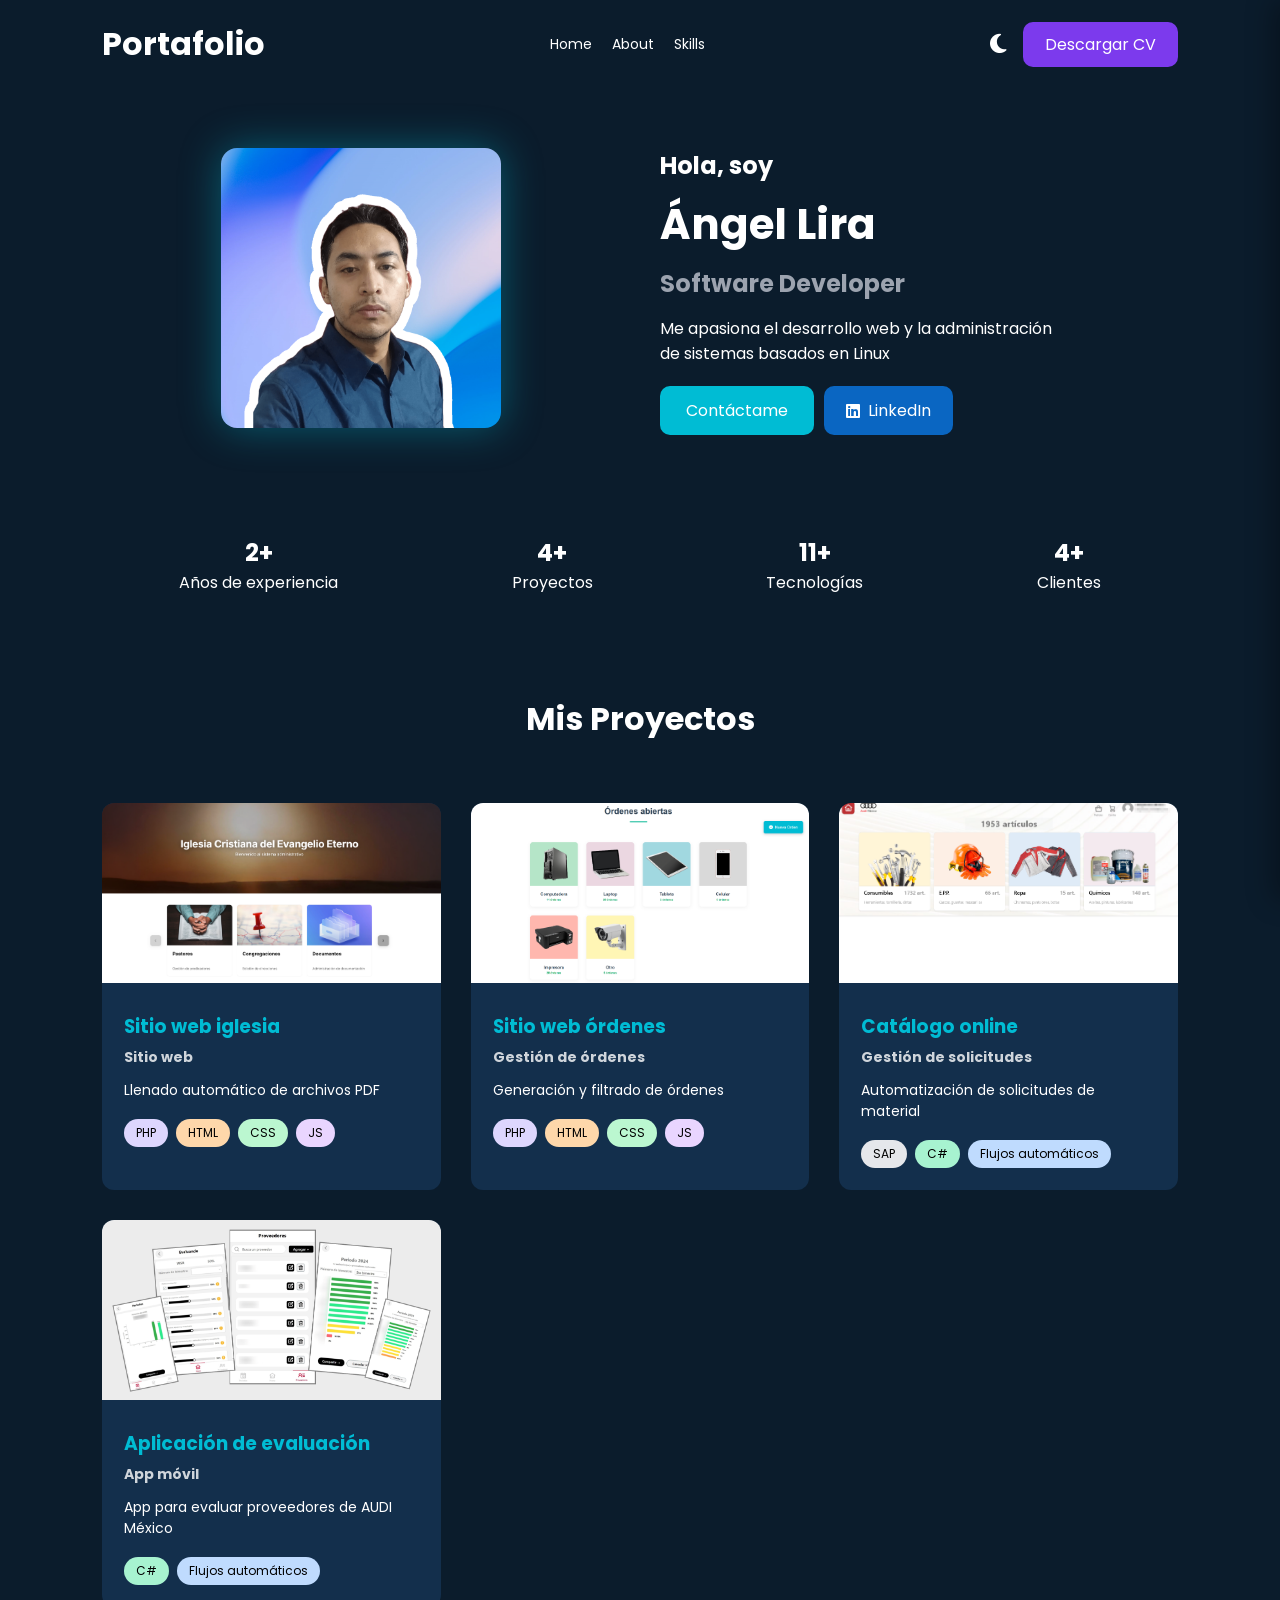
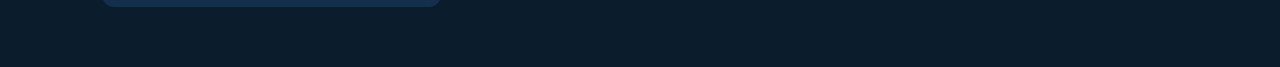
<file: index.html>
<!DOCTYPE html>
<html lang="es">
<head>
<meta charset="UTF-8">
<meta name="viewport" content="width=device-width, initial-scale=1.0">
<title>Portafolio</title>

<link rel="icon" type="image/png" href="img/briefcase.png">
<link rel="stylesheet" type="text/css" href="style/styles.css">
<link href="https://fonts.googleapis.com/css2?family=Poppins:wght@300;400;600;700&display=swap" rel="stylesheet">
<link rel="stylesheet" href="https://cdnjs.cloudflare.com/ajax/libs/font-awesome/6.5.0/css/all.min.css">

<script>
/* FIX: aplicar modo correctamente */
if(localStorage.getItem("mode")==="light"){
  document.body?.classList.add("light");
}
</script>

</head>

<body>

<header>
  <h1>Portafolio</h1>

  <nav>
    <a href="index.html">Home</a>
    <a href="about.html">About</a>
    <a href="skills.html">Skills</a>
  </nav>

  <div class="header-right">
    <span class="toggle" id="themeToggle">
      <i class="fa-solid fa-moon"></i>
    </span>

    <a href="docs/CV.pdf" download class="btn btn-cv">
      Descargar CV
    </a>

    <span class="menu-btn" id="menuBtn">
      <i class="fa-solid fa-bars"></i>
    </span>
  </div>
</header>

<div class="sidebar" id="sidebar">
  <a href="index.html">Home</a>
  <a href="about.html">About</a>
  <a href="skills.html">Skills</a>
</div>

<div class="overlay" id="overlay"></div>

<section class="hero">
  <div class="hero-img">
    <img src="img/miFoto.png" alt="Foto de Ángel Lira">
  </div>

  <div class="hero-text">
    <h2>Hola, soy</h2>
    <h1>Ángel Lira</h1>
    <h2 class="role">Software Developer</h2>

    <p>Me apasiona el desarrollo web y la administración de sistemas basados en Linux</p>

    <div class="buttons">
      <a href="https://wa.me/5212413397525?text=Hola%20tengo%20una%20idea%20de%20proyecto" target="_blank" class="btn contact">
  Contáctame
</a>

      <a href="https://www.linkedin.com/in/%C3%A1ngel-lira-hern%C3%A1ndez-17b636308/" class="btn linkedin">
        <i class="fa-brands fa-linkedin"></i>
        LinkedIn
      </a>
    </div>
  </div>
</section>

<section class="stats">
  <div class="stat"><h2><span class="counter" data-target="2">0</span>+</h2><p>Años de experiencia</p></div>
  <div class="stat"><h2><span class="counter" data-target="4">0</span>+</h2><p>Proyectos</p></div>
  <div class="stat"><h2><span class="counter" data-target="11">0</span>+</h2><p>Tecnologías</p></div>
  <div class="stat"><h2><span class="counter" data-target="4">0</span>+</h2><p>Clientes</p></div>
</section>

<section class="proyectos-section">
  <h2 class="proyectos-titulo">Mis Proyectos</h2>
  <div class="proyectos-grid" id="projects"></div>
</section>

<script defer>

/* ===================== CONFIG ===================== */

const techColors = {
  'Flujos automáticos': "#bfdbfe",
  Make: "#fbcfe8",
  Python: "#fef08a",
  AWS: "#fde68a",
  HTML: "#fed7aa",
  CSS: "#bbf7d0",
  JS: "#e9d5ff",
  PHP: "#ddd6fe",
  'C#': "#a7f3d0",
  SAP: "#e5e7eb"
};

const data = [
{
  url:"sitioIglesia.html",
  title:"Sitio web iglesia",
  subtitle:"Sitio web",
  desc:"Llenado automático de archivos PDF",
  img:"img/sitioIglesia2.png",
  tech:["PHP", "HTML", "CSS", "JS"]
},
{
  url:"sitioOrdenes.html",
  title:"Sitio web órdenes",
  subtitle:"Gestión de órdenes",
  desc:"Generación y filtrado de órdenes",
  img:"img/sistemaOrdenes.png",
  tech:["PHP", "HTML", "CSS", "JS"]
},
{
  url:"appOrdenes.html",
  title:"Catálogo online",
  subtitle:"Gestión de solicitudes",
  desc:"Automatización de solicitudes de material",
  img:"img/inicio.png",
  tech:["SAP", "C#", "Flujos automáticos"]
},
{
  url:"appMovil.html",
  title:"Aplicación de evaluación",
  subtitle:"App móvil",
  desc:"App para evaluar proveedores de AUDI México",
  img:"img/appMovil.png",
  tech:["C#", "Flujos automáticos"]
}
];

/* ===================== DOM ===================== */

const container = document.getElementById("projects");
const sidebar = document.getElementById('sidebar');
const overlay = document.getElementById('overlay');
const menuBtn = document.getElementById('menuBtn');
const themeToggle = document.getElementById('themeToggle');
const icon = themeToggle.querySelector('i');

/* ===================== RENDER PROYECTOS ===================== */

data.forEach(p=>{
  const el=document.createElement("div");
  el.className="proyecto-card";
  el.setAttribute("tabindex","0");
  el.setAttribute("role","button");

  const go = () => window.location.href = p.url;

  el.addEventListener("click", go);
  el.addEventListener("keydown", e=>{
    if(e.key==="Enter" || e.key===" ") go();
  });

  el.innerHTML=`
    <img src="${p.img}" alt="${p.title}">
    <div class="proyecto-info">
      <h3>${p.title}</h3>
      <h4>${p.subtitle}</h4>
      <p>${p.desc}</p>
      <div class="tecnologias">
        ${p.tech.map(t=>`<span class="tag" style="background:${techColors[t] || '#ddd'};color:#000">${t}</span>`).join("")}
      </div>
    </div>
  `;

  container.appendChild(el);
});

/* ===================== ANIMACIÓN CARDS ===================== */

const observer=new IntersectionObserver(entries=>{
  entries.forEach(entry=>{
    if(entry.isIntersecting){
      entry.target.classList.add('show');
      observer.unobserve(entry.target);
    }
  });
},{threshold:0.2});

document.querySelectorAll('.proyecto-card').forEach(el=>observer.observe(el));

/* ===================== CONTADORES ===================== */

const counters=document.querySelectorAll('.counter');

const counterObserver=new IntersectionObserver(entries=>{
  entries.forEach(entry=>{
    if(entry.isIntersecting){
      const counter=entry.target;
      const target=+counter.dataset.target;
      const duration=2000;
      const step=target/(duration/16);

      const update=()=>{
        const count=+counter.innerText;
        if(count<target){
          counter.innerText=Math.ceil(count+step);
          requestAnimationFrame(update);
        } else {
          counter.innerText=target;
        }
      };

      update();
      counterObserver.unobserve(counter);
    }
  });
});

counters.forEach(c=>counterObserver.observe(c));

/* ===================== SIDEBAR ===================== */

function openMenu(){
  sidebar.classList.add('active');
  overlay.classList.add('active');
  document.body.style.overflow='hidden';
}

function closeMenu(){
  sidebar.classList.remove('active');
  overlay.classList.remove('active');
  document.body.style.overflow='';
}

menuBtn.addEventListener("click", openMenu);
overlay.addEventListener("click", closeMenu);

document.addEventListener('keydown',e=>{
  if(e.key==="Escape") closeMenu();
});

/* ===================== THEME ===================== */

if(localStorage.getItem("mode") === "light"){
  document.body.classList.add("light");
  icon.classList.replace('fa-moon','fa-sun');
}

themeToggle.addEventListener("click", ()=>{
  document.body.classList.toggle('light');
  const isLight = document.body.classList.contains('light');

  icon.classList.toggle('fa-sun', isLight);
  icon.classList.toggle('fa-moon', !isLight);

  localStorage.setItem("mode", isLight ? "light" : "dark");
});

</script>

</body>
</html>
</file>
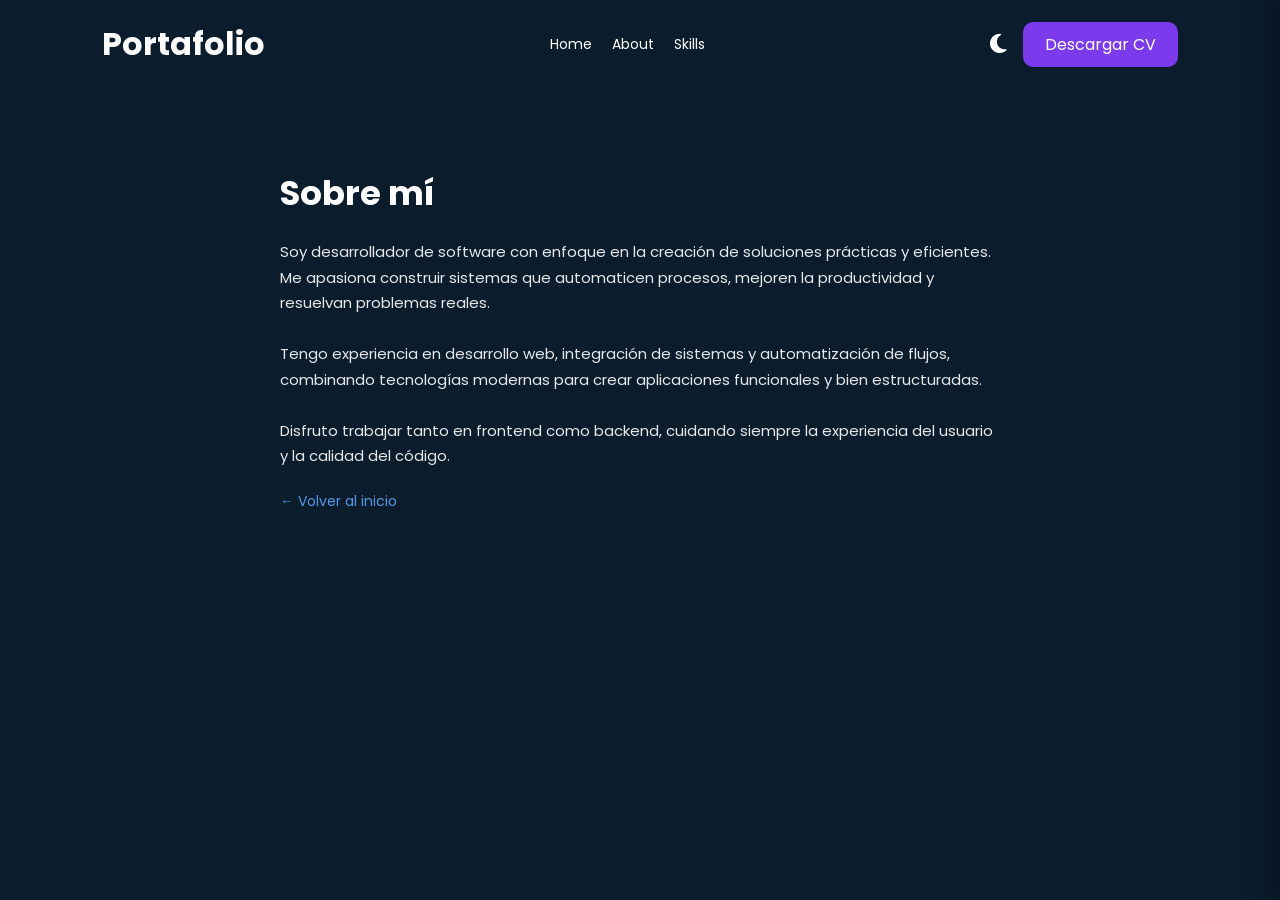
<file: about.html>
<!DOCTYPE html>
<html lang="es">
<head>
<meta charset="UTF-8">
<meta name="viewport" content="width=device-width, initial-scale=1.0">
<title>Sobre mí</title>

<link rel="icon" type="image/png" href="img/briefcase.png">
<link rel="stylesheet" href="style/styles.css">
<link href="https://fonts.googleapis.com/css2?family=Poppins:wght@300;400;600;700&display=swap" rel="stylesheet">
<link rel="stylesheet" href="https://cdnjs.cloudflare.com/ajax/libs/font-awesome/6.5.0/css/all.min.css">

<script>
if(localStorage.getItem("mode")==="light"){
  document.body?.classList.add("light");
}
</script>

</head>

<body>

<header>
  <h1>Portafolio</h1>

  <nav>
    <a href="index.html">Home</a>
    <a href="about.html">About</a>
    <a href="skills.html">Skills</a>
  </nav>

  <div class="header-right">
    <span class="toggle" id="themeToggle">
      <i class="fa-solid fa-moon"></i>
    </span>

    <a href="docs/CV.pdf" download class="btn btn-cv">
      Descargar CV
    </a>

    <span class="menu-btn" id="menuBtn">
      <i class="fa-solid fa-bars"></i>
    </span>
  </div>
</header>

<div class="sidebar" id="sidebar">
  <a href="index.html">Home</a>
  <a href="about.html">About</a>
  <a href="skills.html">Skills</a>
</div>

<div class="overlay" id="overlay"></div>

<section class="about-section">

  <div class="about-container">

    <h1 class="about-title">Sobre mí</h1>

    <p class="about-text">
      Soy desarrollador de software con enfoque en la creación de soluciones prácticas y eficientes.
      Me apasiona construir sistemas que automaticen procesos, mejoren la productividad y resuelvan problemas reales.
      <br><br>
      Tengo experiencia en desarrollo web, integración de sistemas y automatización de flujos,
      combinando tecnologías modernas para crear aplicaciones funcionales y bien estructuradas.
      <br><br>
      Disfruto trabajar tanto en frontend como backend, cuidando siempre la experiencia del usuario
      y la calidad del código.
    </p>

    <a href="index.html" class="back-link">← Volver al inicio</a>

  </div>

</section>

<script>

const icon = document.querySelector('.toggle i');

if(localStorage.getItem("mode") === "light"){
  document.body.classList.add("light");
  icon.classList.replace('fa-moon','fa-sun');
}

document.getElementById("themeToggle").addEventListener("click", ()=>{
  document.body.classList.toggle('light');
  const isLight = document.body.classList.contains('light');

  icon.classList.toggle('fa-sun', isLight);
  icon.classList.toggle('fa-moon', !isLight);

  localStorage.setItem("mode", isLight ? "light" : "dark");
});

const sidebar = document.getElementById('sidebar');
const overlay = document.getElementById('overlay');

document.getElementById("menuBtn").onclick = ()=>{
  sidebar.classList.add('active');
  overlay.classList.add('active');
};

overlay.onclick = ()=>{
  sidebar.classList.remove('active');
  overlay.classList.remove('active');
};

document.addEventListener('keydown',e=>{
  if(e.key==="Escape"){
    sidebar.classList.remove('active');
    overlay.classList.remove('active');
  }
});

</script>

</body>
</html>
</file>
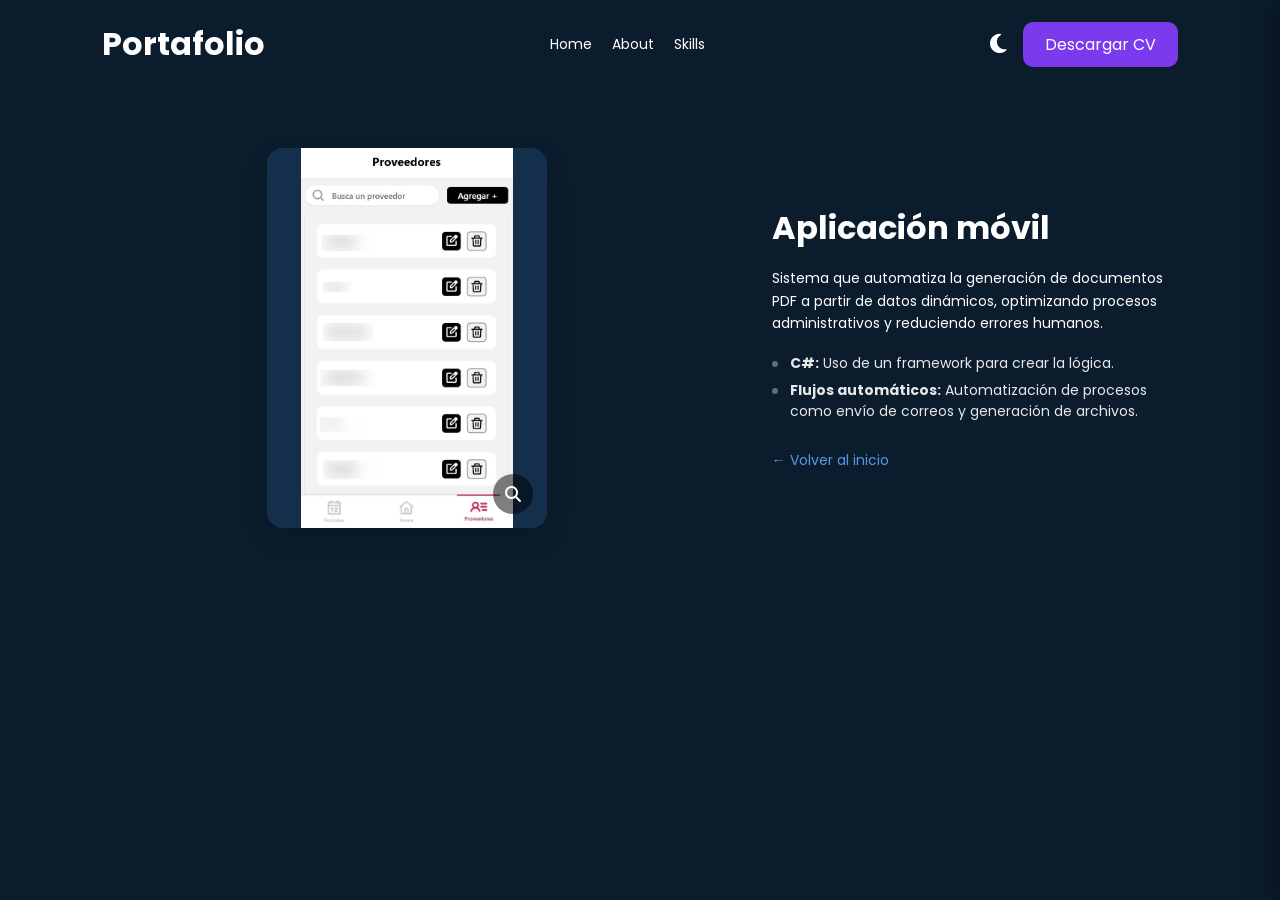
<file: appMovil.html>
<!DOCTYPE html>
<html lang="es">
<head>
<meta charset="UTF-8">
<meta name="viewport" content="width=device-width, initial-scale=1.0">
<title>Proyecto</title>

<link rel="icon" type="image/png" href="img/briefcase.png">
<link rel="stylesheet" href="style/styles.css">
<link href="https://fonts.googleapis.com/css2?family=Poppins:wght@300;400;600;700&display=swap" rel="stylesheet">
<link rel="stylesheet" href="https://cdnjs.cloudflare.com/ajax/libs/font-awesome/6.5.0/css/all.min.css">

<script>
if(localStorage.getItem("mode")==="light"){
  document.documentElement.classList.add("light");
}
</script>

</head>

<body>

<header>
  <h1>Portafolio</h1>

  <nav>
    <a href="index.html">Home</a>
    <a href="about.html">About</a>
    <a href="skills.html">Skills</a>
  </nav>

  <div class="header-right">
    <span class="toggle" id="themeToggle">
      <i class="fa-solid fa-moon"></i>
    </span>

    <a href="docs/CV.pdf" download class="btn btn-cv">
      Descargar CV
    </a>

    <span class="menu-btn" id="menuBtn">
      <i class="fa-solid fa-bars"></i>
    </span>
  </div>
</header>

<div class="sidebar" id="sidebar">
  <a href="index.html">Home</a>
  <a href="about.html">About</a>
  <a href="skills.html">Skills</a>
</div>

<div class="overlay" id="overlay"></div>

<section class="project-clean-split mobile-project">

  <div class="project-carousel" id="carousel">
    <div class="carousel-track" id="track">
      <img src="img/pantallaProveedores2.jpg">
      <img src="img/pantallaEvaluar.jpg">
      <img src="img/pantallaBimestre5.jpg">
      <img src="img/pantallaBimestre6.jpg">
      <img src="img/pantallaHistorico.jpg">
    </div>

    <div class="zoom-btn" id="zoomBtn">
      <i class="fa-solid fa-magnifying-glass"></i>
    </div>
  </div>

  <div class="project-info">

    <h1>Aplicación móvil</h1>

    <p>
      Sistema que automatiza la generación de documentos PDF a partir de datos dinámicos,
      optimizando procesos administrativos y reduciendo errores humanos.
    </p>

    <ul class="tech-list">
      <li><strong>C#:</strong> Uso de un framework para crear la lógica.</li>
      <li><strong>Flujos automáticos:</strong> Automatización de procesos como envío de correos y generación de archivos.</li>
    </ul>

    <a href="index.html" class="back-link">← Volver al inicio</a>

  </div>

</section>

<div class="lightbox" id="lightbox">
  <img id="lightboxImg">
</div>

<script>

/* THEME */
const icon = document.querySelector('.toggle i');

if(localStorage.getItem("mode") === "light"){
  document.body.classList.add("light");
  icon.classList.replace('fa-moon','fa-sun');
}

document.getElementById("themeToggle").addEventListener("click", ()=>{
  document.body.classList.toggle('light');
  const isLight = document.body.classList.contains('light');

  icon.classList.toggle('fa-sun', isLight);
  icon.classList.toggle('fa-moon', !isLight);

  localStorage.setItem("mode", isLight ? "light" : "dark");
});

/* SIDEBAR */
const sidebar = document.getElementById('sidebar');
const overlay = document.getElementById('overlay');

document.getElementById("menuBtn").onclick = ()=>{
  sidebar.classList.add('active');
  overlay.classList.add('active');
};

overlay.onclick = ()=>{
  sidebar.classList.remove('active');
  overlay.classList.remove('active');
};

/* CARRUSEL */
const track = document.getElementById("track");
let index = 0;
const total = track.children.length;

function nextSlide(){
  index = (index + 1) % total;
  track.style.transform = `translateX(-${index * 100}%)`;
}

let interval = setInterval(nextSlide, 2200);

const carousel = document.getElementById("carousel");

carousel.addEventListener("click", nextSlide);
carousel.addEventListener("mouseenter", ()=> clearInterval(interval));
carousel.addEventListener("mouseleave", ()=>{
  interval = setInterval(nextSlide, 2200);
});

/* LIGHTBOX */
const zoomBtn = document.getElementById("zoomBtn");
const lightbox = document.getElementById("lightbox");
const lightboxImg = document.getElementById("lightboxImg");

zoomBtn.addEventListener("click", (e)=>{
  e.stopPropagation();
  const currentImg = track.children[index];
  lightboxImg.src = currentImg.src;
  lightbox.classList.add("active");
});

lightbox.addEventListener("click", ()=>{
  lightbox.classList.remove("active");
});

</script>

</body>
</html>
</file>
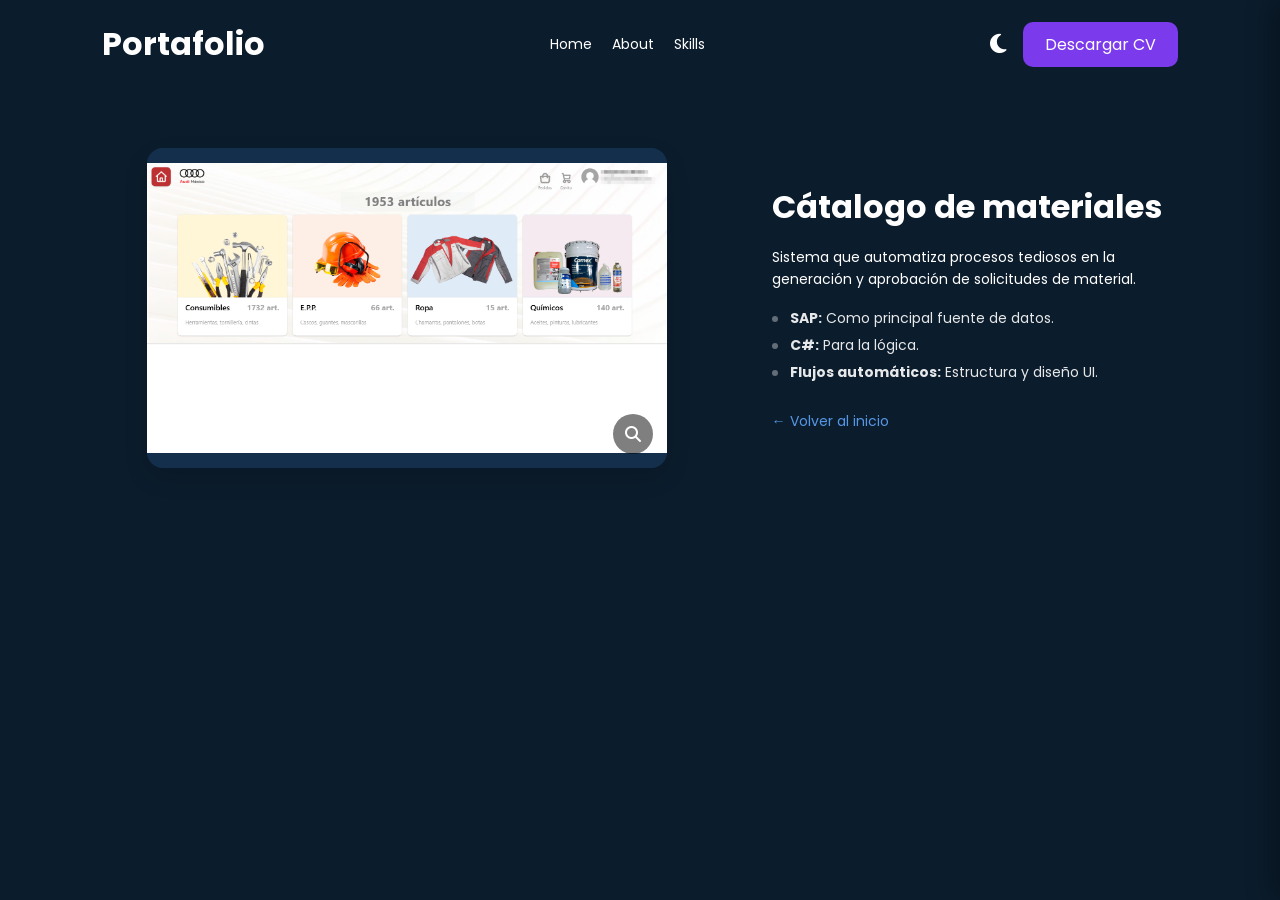
<file: appOrdenes.html>
<!DOCTYPE html>
<html lang="es">
<head>
<meta charset="UTF-8">
<meta name="viewport" content="width=device-width, initial-scale=1.0">
<title>Proyecto</title>

<link rel="icon" type="image/png" href="img/briefcase.png">
<link rel="stylesheet" href="style/styles.css">
<link href="https://fonts.googleapis.com/css2?family=Poppins:wght@300;400;600;700&display=swap" rel="stylesheet">
<link rel="stylesheet" href="https://cdnjs.cloudflare.com/ajax/libs/font-awesome/6.5.0/css/all.min.css">

<script>
if(localStorage.getItem("mode")==="light"){
  document.documentElement.classList.add("light");
}
</script>

</head>

<body>

<header>
  <h1>Portafolio</h1>

  <nav>
    <a href="index.html">Home</a>
    <a href="about.html">About</a>
    <a href="skills.html">Skills</a>
  </nav>

  <div class="header-right">
    <span class="toggle" id="themeToggle">
      <i class="fa-solid fa-moon"></i>
    </span>

    <a href="docs/CV.pdf" download class="btn btn-cv">
      Descargar CV
    </a>

    <span class="menu-btn" id="menuBtn">
      <i class="fa-solid fa-bars"></i>
    </span>
  </div>
</header>

<div class="sidebar" id="sidebar">
  <a href="index.html">Home</a>
  <a href="about.html">About</a>
  <a href="skills.html">Skills</a>
</div>

<div class="overlay" id="overlay"></div>

<section class="project-clean-split wide-project">

  <div class="project-carousel" id="carousel">
    <div class="carousel-track" id="track">
      <img src="img/inicio.png">
      <img src="img/catalogoConsumibles.png">
      <img src="img/catalogoQuimicos1.png">
      <img src="img/catalogoQuimicos2.png">
    </div>

    <div class="zoom-btn" id="zoomBtn">
      <i class="fa-solid fa-magnifying-glass"></i>
    </div>
  </div>

  <div class="project-info">

    <h1>Cátalogo de materiales</h1>

    <p>
      Sistema que automatiza procesos tediosos en la generación y aprobación de solicitudes de material.
    </p>

    <ul class="tech-list">
      <li><strong>SAP:</strong> Como principal fuente de datos.</li>
      <li><strong>C#:</strong> Para la lógica.</li>
      <li><strong>Flujos automáticos:</strong> Estructura y diseño UI.</li>
    </ul>

    <a href="index.html" class="back-link">← Volver al inicio</a>

  </div>

</section>

<div class="lightbox" id="lightbox">
  <img id="lightboxImg">
</div>

<script>

/* THEME */
const icon = document.querySelector('.toggle i');

if(localStorage.getItem("mode") === "light"){
  document.body.classList.add("light");
  icon.classList.replace('fa-moon','fa-sun');
}

document.getElementById("themeToggle").addEventListener("click", ()=>{
  document.body.classList.toggle('light');
  const isLight = document.body.classList.contains('light');

  icon.classList.toggle('fa-sun', isLight);
  icon.classList.toggle('fa-moon', !isLight);

  localStorage.setItem("mode", isLight ? "light" : "dark");
});

/* SIDEBAR */
const sidebar = document.getElementById('sidebar');
const overlay = document.getElementById('overlay');

document.getElementById("menuBtn").onclick = ()=>{
  sidebar.classList.add('active');
  overlay.classList.add('active');
};

overlay.onclick = ()=>{
  sidebar.classList.remove('active');
  overlay.classList.remove('active');
};

/* CARRUSEL */
const track = document.getElementById("track");
let index = 0;
const total = track.children.length;

function nextSlide(){
  index = (index + 1) % total;
  track.style.transform = `translateX(-${index * 100}%)`;
}

let interval = setInterval(nextSlide, 2200);

const carousel = document.getElementById("carousel");

carousel.addEventListener("click", nextSlide);
carousel.addEventListener("mouseenter", ()=> clearInterval(interval));
carousel.addEventListener("mouseleave", ()=>{
  interval = setInterval(nextSlide, 2200);
});

/* LIGHTBOX */
const zoomBtn = document.getElementById("zoomBtn");
const lightbox = document.getElementById("lightbox");
const lightboxImg = document.getElementById("lightboxImg");

zoomBtn.addEventListener("click", (e)=>{
  e.stopPropagation();
  const currentImg = track.children[index];
  lightboxImg.src = currentImg.src;
  lightbox.classList.add("active");
});

lightbox.addEventListener("click", ()=>{
  lightbox.classList.remove("active");
});

</script>

</body>
</html>
</file>
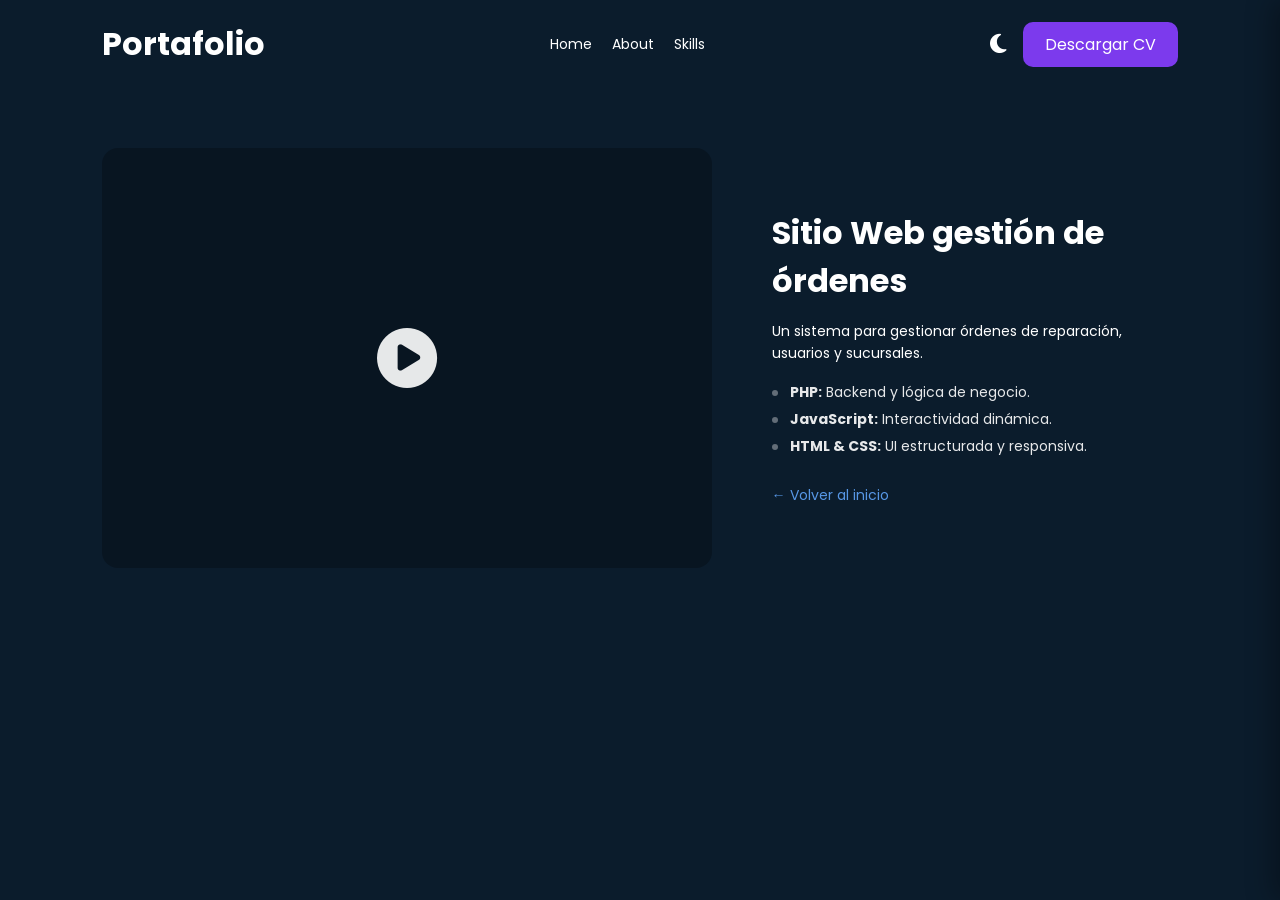
<file: sitioOrdenes.html>
<!DOCTYPE html>
<html lang="es">
<head>
<meta charset="UTF-8">
<meta name="viewport" content="width=device-width, initial-scale=1.0">
<title>Proyecto Video</title>

<link rel="icon" type="image/png" href="img/briefcase.png">
<link rel="stylesheet" href="style/styles.css">
<link href="https://fonts.googleapis.com/css2?family=Poppins:wght@300;400;600;700&display=swap" rel="stylesheet">
<link rel="stylesheet" href="https://cdnjs.cloudflare.com/ajax/libs/font-awesome/6.5.0/css/all.min.css">

<script>
if(localStorage.getItem("mode")==="light"){
  document.documentElement.classList.add("light");
}
</script>

</head>

<body>

<header>
  <h1>Portafolio</h1>

  <nav>
    <a href="index.html">Home</a>
    <a href="about.html">About</a>
    <a href="skills.html">Skills</a>
  </nav>

  <div class="header-right">
    <span class="toggle" id="themeToggle">
      <i class="fa-solid fa-moon"></i>
    </span>

    <a href="docs/CV.pdf" download class="btn btn-cv">
      Descargar CV
    </a>

    <span class="menu-btn" id="menuBtn">
      <i class="fa-solid fa-bars"></i>
    </span>
  </div>
</header>

<div class="sidebar" id="sidebar">
  <a href="index.html">Home</a>
  <a href="about.html">About</a>
  <a href="skills.html">Skills</a>
</div>

<div class="overlay" id="overlay"></div>

<section class="project-clean-split">

  <!-- IZQUIERDA: VIDEO -->
  <div class="project-media">

    <video id="projectVideo" muted loop playsinline preload="metadata">
      <source src="video/video_ordenes.mp4" type="video/mp4">
      Tu navegador no soporta video HTML5.
    </video>

    <div class="video-overlay" id="videoOverlay">
      <i class="fa-solid fa-circle-play"></i>
    </div>

  </div>

  <!-- DERECHA -->
  <div class="project-info">

    <h1>Sitio Web gestión de órdenes</h1>

    <p>
      Un sistema para gestionar órdenes de reparación, usuarios y sucursales.
    </p>

    <ul class="tech-list">
      <li><strong>PHP:</strong> Backend y lógica de negocio.</li>
      <li><strong>JavaScript:</strong> Interactividad dinámica.</li>
      <li><strong>HTML & CSS:</strong> UI estructurada y responsiva.</li>
    </ul>

    <a href="index.html" class="back-link">← Volver al inicio</a>

  </div>

</section>

<script>

/* THEME */
const icon = document.querySelector('.toggle i');

if(localStorage.getItem("mode") === "light"){
  document.body.classList.add("light");
  icon.classList.replace('fa-moon','fa-sun');
}

document.getElementById("themeToggle").addEventListener("click", ()=>{
  document.body.classList.toggle('light');
  const isLight = document.body.classList.contains('light');

  icon.classList.toggle('fa-sun', isLight);
  icon.classList.toggle('fa-moon', !isLight);

  localStorage.setItem("mode", isLight ? "light" : "dark");
});

/* SIDEBAR */
const sidebar = document.getElementById('sidebar');
const overlay = document.getElementById('overlay');

document.getElementById("menuBtn").onclick = ()=>{
  sidebar.classList.add('active');
  overlay.classList.add('active');
};

overlay.onclick = ()=>{
  sidebar.classList.remove('active');
  overlay.classList.remove('active');
};

/* VIDEO CONTROL */
const video = document.getElementById("projectVideo");
const overlayBtn = document.getElementById("videoOverlay");

let isPlaying = false;

overlayBtn.addEventListener("click", ()=>{
  if(video.paused){
    video.play();
    overlayBtn.style.opacity = "0";
    isPlaying = true;
  } else {
    video.pause();
    overlayBtn.style.opacity = "1";
    isPlaying = false;
  }
});

video.addEventListener("click", ()=>{
  if(video.paused){
    video.play();
    overlayBtn.style.opacity = "0";
  } else {
    video.pause();
    overlayBtn.style.opacity = "1";
  }
});

</script>

</body>
</html>
</file>
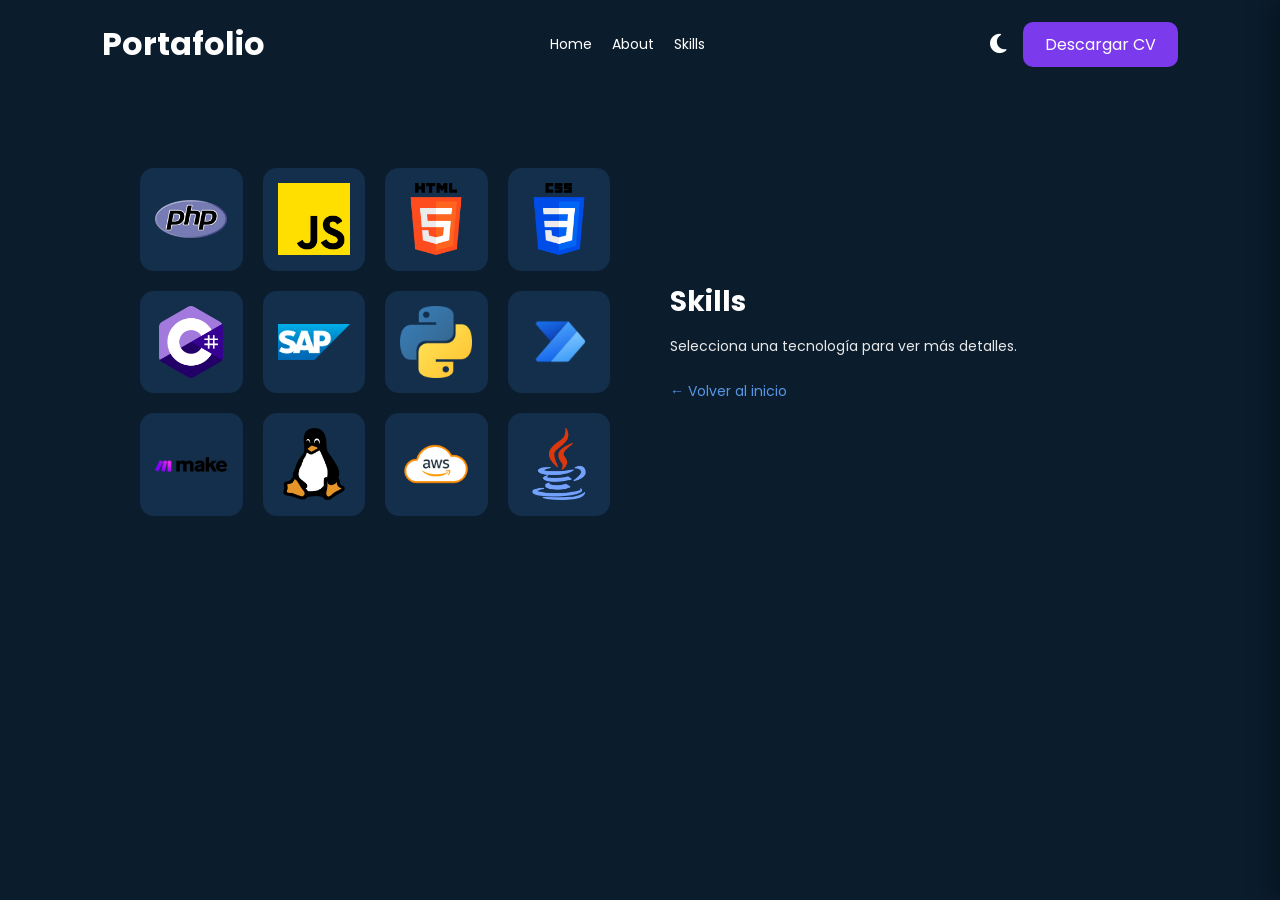
<file: skills.html>
<!DOCTYPE html>
<html lang="es">
<head>
<meta charset="UTF-8">
<meta name="viewport" content="width=device-width, initial-scale=1.0">
<title>Skills</title>

<link rel="icon" type="image/png" href="img/briefcase.png">
<link rel="stylesheet" href="style/styles.css">
<link href="https://fonts.googleapis.com/css2?family=Poppins:wght@300;400;600;700&display=swap" rel="stylesheet">
<link rel="stylesheet" href="https://cdnjs.cloudflare.com/ajax/libs/font-awesome/6.5.0/css/all.min.css">

<script>
if(localStorage.getItem("mode")==="light"){
  document.body?.classList.add("light");
}
</script>

</head>

<body>

<header>
  <h1>Portafolio</h1>

  <nav>
    <a href="index.html">Home</a>
    <a href="about.html">About</a>
    <a href="skills.html">Skills</a>
  </nav>

  <div class="header-right">
    <span class="toggle" id="themeToggle">
      <i class="fa-solid fa-moon"></i>
    </span>

    <a href="docs/CV.pdf" download class="btn btn-cv">
      Descargar CV
    </a>

    <span class="menu-btn" id="menuBtn">
      <i class="fa-solid fa-bars"></i>
    </span>
  </div>
</header>

<div class="sidebar" id="sidebar">
  <a href="index.html">Home</a>
  <a href="about.html">About</a>
  <a href="skills.html">Skills</a>
</div>

<div class="overlay" id="overlay"></div>

<section class="skills-section">

  <div class="skills-layout">

    <div class="skills-grid" id="skillsGrid"></div>

    <div class="skill-display">
      <h2 id="skillTitle">Skills</h2>
      <p id="skillDesc">Selecciona una tecnología para ver más detalles.</p>

      <a href="index.html" class="back-link">← Volver al inicio</a>
    </div>

  </div>

</section>

<script>

const skillsData = [
  { name:"PHP", img:"logos/php.png", desc:"Backend sólido, APIs, sesiones y lógica del servidor." },
  { name:"JavaScript", img:"logos/js.png", desc:"Interactividad, manipulación del DOM y UX dinámica." },
  { name:"HTML", img:"logos/html.png", desc:"Estructura semántica clara y optimizada." },
  { name:"CSS", img:"logos/css.png", desc:"Diseño moderno, responsive y experiencia visual." },
  { name:"C#", img:"logos/csharp.png", desc:"Desarrollo de lógica empresarial y aplicaciones robustas." },
  { name:"SAP", img:"logos/sap.png", desc:"Automatización de procesos y gestión empresarial." },
  { name:"Python", img:"logos/python.png", desc:"Automatización de procesos y gestión empresarial." },
  { name:"Power automate", img:"logos/power.png", desc:"Automatización de procesos y gestión empresarial." },
  { name:"Make", img:"logos/make.png", desc:"Automatización de procesos y gestión empresarial." },
  { name:"Linux", img:"logos/linux.png", desc:"Automatización de procesos y gestión empresarial." },
  { name:"AWS", img:"logos/aws.png", desc:"Automatización de procesos y gestión empresarial." },
  { name:"Java", img:"logos/java.png", desc:"Automatización de procesos y gestión empresarial." }
];

const grid = document.getElementById("skillsGrid");
const title = document.getElementById("skillTitle");
const desc = document.getElementById("skillDesc");

skillsData.forEach((s,i)=>{
  const el = document.createElement("div");
  el.className = "skill-card";
  el.style.animationDelay = `${i * 0.12}s`;

  el.innerHTML = `
    <div class="skill-inner">
      <img src="${s.img}" alt="${s.name}">
    </div>
  `;

  el.addEventListener("click", ()=>{
    title.textContent = s.name;
    desc.textContent = s.desc;
  });

  grid.appendChild(el);
});

/* THEME */

const icon = document.querySelector('.toggle i');

if(localStorage.getItem("mode") === "light"){
  document.body.classList.add("light");
  icon.classList.replace('fa-moon','fa-sun');
}

document.getElementById("themeToggle").addEventListener("click", ()=>{
  document.body.classList.toggle('light');
  const isLight = document.body.classList.contains('light');

  icon.classList.toggle('fa-sun', isLight);
  icon.classList.toggle('fa-moon', !isLight);

  localStorage.setItem("mode", isLight ? "light" : "dark");
});

/* SIDEBAR */

const sidebar = document.getElementById('sidebar');
const overlay = document.getElementById('overlay');

document.getElementById("menuBtn").onclick = ()=>{
  sidebar.classList.add('active');
  overlay.classList.add('active');
};

overlay.onclick = ()=>{
  sidebar.classList.remove('active');
  overlay.classList.remove('active');
};

document.addEventListener('keydown',e=>{
  if(e.key==="Escape"){
    sidebar.classList.remove('active');
    overlay.classList.remove('active');
  }
});

</script>

</body>
</html>
</file>
<file: style/styles.css>
:root {
  --bg: #0b1c2c;
  --text: #ffffff;
  --accent: #00bcd4;
  --card: #132f4c;
  --cv: #7c3aed;
  --sidebar-bg: #0f172a;
  --sidebar-text: #ffffff;
  --linkedin: #0a66c2;
}

body.light {
  --bg: #f5f7fa;
  --text: #111;
  --card: #ffffff;
  --sidebar-bg: #d1d5db;
  --sidebar-text: #111;
}

* {
  margin:0;
  padding:0;
  box-sizing:border-box;
  font-family:'Poppins',sans-serif;
}

body {
  background:var(--bg);
  color:var(--text);
  transition:background .3s, color .3s;
}

header {
  display:flex;
  justify-content:space-between;
  align-items:center;
  padding:20px 8%;
}

nav {
  display:flex;
  flex-wrap:wrap;
}

nav a {
  margin:5px 10px;
  text-decoration:none;
  color:var(--text);
  font-size:14px;
}

.header-right {
  display:flex;
  align-items:center;
  gap:16px;
}

.btn {
  padding:10px 22px;
  border-radius:10px;
  border:none;
  cursor:pointer;
  background:var(--accent);
  color:#fff;
  text-decoration:none;
  transition:transform .2s, filter .2s;
}

.btn:hover {
  transform:translateY(-2px);
  filter:brightness(1.1);
}

.btn.contact {
  font-size:16px;
  padding:12px 26px;
}

.btn-cv {
  background:var(--cv);
}

.btn.linkedin {
  background:var(--linkedin);
  display:flex;
  align-items:center;
  gap:8px;
}

.toggle, .menu-btn {
  cursor:pointer;
  font-size:22px;
}

.menu-btn {display:none;}

.sidebar {
  position:fixed;
  top:0;
  right:-260px;
  width:260px;
  height:100%;
  background:var(--sidebar-bg);
  color:var(--sidebar-text);
  padding:30px 20px;
  display:flex;
  flex-direction:column;
  gap:15px;
  transition:right .3s;
  z-index:1000;
  box-shadow: -8px 0 25px rgba(0,0,0,0.3);
}

.sidebar a {
  padding:12px;
  border-radius:8px;
  text-decoration:none;
  color:var(--sidebar-text);
  transition:.2s;
}

.sidebar a:hover {
  background:rgba(255,255,255,0.1);
}

body.light .sidebar a:hover {
  background:rgba(0,0,0,0.08);
}

.sidebar.active {right:0;}

.overlay {
  position:fixed;
  top:0;left:0;
  width:100%;height:100%;
  background:rgba(0,0,0,0.4);
  opacity:0;
  pointer-events:none;
  transition:opacity .3s;
}

.overlay.active {
  opacity:1;
  pointer-events:auto;
}

.hero {
  display:flex;
  align-items:center;
  justify-content:space-between;
  padding:60px 8%;
  gap:40px;
  flex-wrap:wrap;
}

.hero-img {
  flex:1 1 300px;
  text-align:center;
}

.hero-img img {
  width:100%;
  max-width:280px;
  border-radius:16px;
  box-shadow:0 0 40px rgba(0,188,212,0.4);
}

.hero-text {
  flex:1 1 300px;
}

.hero-text h1 {
  font-size:42px;
  margin:10px 0;
}

.hero-text .role {
  color:#9ca3af;
}

.hero-text p {
  margin:15px 0;
  max-width:400px;
}

.buttons {
  margin-top:20px;
  display:flex;
  gap:10px;
}

@media(max-width:900px){
  .buttons {justify-content:center;}
}

.stats {
  display:flex;
  justify-content:space-around;
  padding:40px 8%;
  flex-wrap:wrap;
  gap:20px;
}

.stat {text-align:center;}

.proyectos-section {padding:60px 8%;}

.proyectos-titulo {
  text-align:center;
  font-size:32px;
  margin-bottom:60px;
}

.proyectos-grid {
  display:grid;
  grid-template-columns:repeat(auto-fill,minmax(260px,1fr));
  gap:30px;
}

.proyecto-card {
  background:var(--card);
  border-radius:12px;
  overflow:hidden;
  transition:transform .3s ease, opacity .3s ease;
  cursor:pointer;
  opacity:0;
  transform:translateY(40px);
}

.proyecto-card.show {
  opacity:1;
  transform:translateY(0);
}

.proyecto-card:hover {
  transform:translateY(-8px) scale(1.02);
}

.proyecto-card img {
  width:100%;
  height:180px;
  object-fit:cover;
  transition:transform .3s;
}

.proyecto-card:hover img {
  transform:scale(1.05);
}

.proyecto-info {
  padding:22px;
}

.proyecto-info h3 {
  color:var(--accent);
  margin-bottom:6px;
}

.proyecto-info h4 {
  font-size:14px;
  opacity:.8;
  margin-bottom:12px;
}

.proyecto-info p {
  font-size:14px;
  margin-bottom:18px;
  line-height:1.5;
}

.tecnologias {
  display:flex;
  flex-wrap:wrap;
  gap:8px;
}

.tag {
  padding:5px 12px;
  border-radius:20px;
  font-size:12px;
}

@media(max-width:768px){
  nav {display:none;}
  .menu-btn {display:block;}
  .btn-cv {display:none;}
  .hero {
    flex-direction:column;
    text-align:center;
  }
}

.project-clean-split {
  display:grid;
  grid-template-columns: 1.5fr 1fr;
  gap:60px;
  padding:60px 8%;
  align-items:center;
}

.project-carousel {
  overflow:hidden;
  border-radius:16px;
  cursor:pointer;
  position:relative;
}

.carousel-track {
  display:flex;
  transition:transform .5s ease;
}

.carousel-track img {
  width:100%;
  flex-shrink:0;
  height:420px;
  object-fit:cover;
}

.zoom-btn {
  position:absolute;
  bottom:14px;
  right:14px;
  background:rgba(0,0,0,0.5);
  color:#fff;
  width:40px;
  height:40px;
  border-radius:50%;
  display:flex;
  align-items:center;
  justify-content:center;
  cursor:pointer;
  transition:.2s;
}

.zoom-btn:hover {
  background:rgba(0,0,0,0.7);
}

.project-info h1 {
  font-size:32px;
  margin-bottom:15px;
}

.project-info p {
  font-size:14px;
  line-height:1.6;
  margin-bottom:8px;
  max-width:480px;
}

.tech-list {
  list-style:none;
  padding:0;
  margin-top:18px;
}

.tech-list li {
  position:relative;
  padding-left:18px;
  margin-bottom:6px;
  font-size:14px;
  line-height:1.5;
  opacity:.9;
}

.tech-list li::before {
  content:"";
  position:absolute;
  left:0;
  top:8px;
  width:6px;
  height:6px;
  border-radius:50%;
  background:currentColor;
  opacity:.4;
}

.back-link {
  display:inline-block;
  margin-top:22px;
  font-size:14px;
  text-decoration:none;
  color:var(--accent);
  opacity:0.9;
  transition:all .2s ease;
}

.back-link:hover {
  opacity:1;
  transform:translateX(3px);
}

body.light .back-link {
  color:#1f2937;
}

.lightbox {
  position:fixed;
  top:0;
  left:0;
  width:100%;
  height:100%;
  background:rgba(0,0,0,0.85);
  display:flex;
  align-items:center;
  justify-content:center;
  opacity:0;
  pointer-events:none;
  transition:.3s;
  z-index:2000;
}

.lightbox img {
  max-width:90%;
  max-height:90%;
  border-radius:10px;
}

.lightbox.active {
  opacity:1;
  pointer-events:auto;
}

@media(max-width:900px){
  .project-clean-split {
    grid-template-columns:1fr;
  }

  .carousel-track img {
    height:280px;
  }
}

.back-link {
  display:inline-block;
  margin-top:22px;
  font-size:14px;
  text-decoration:none;
  color:var(--accent);
  opacity:0.9;
  transition:all .2s ease;
}

.back-link:hover {
  opacity:1;
  transform:translateX(3px);
}

body:not(.light) .back-link {
  color:#60a5fa;
}

body.light .back-link {
  color:#6366f1;
}

body.light .back-link:hover {
  color:#4f46e5;
}

.project-media {
  position:relative;
  overflow:hidden;
  border-radius:16px;
  cursor:pointer;
}

.project-media video {
  width:100%;
  height:420px;
  object-fit:cover;
  display:block;
  border-radius:16px;
}

.video-overlay {
  position:absolute;
  top:0;
  left:0;
  width:100%;
  height:100%;
  display:flex;
  align-items:center;
  justify-content:center;
  font-size:60px;
  color:white;
  background:rgba(0,0,0,0.25);
  transition:.3s;
}

.video-overlay i {
  opacity:0.9;
  transition:.2s;
}

.video-overlay:hover i {
  transform:scale(1.1);
}

@media(max-width:900px){
  .project-media video {
    height:280px;
  }
}

.mobile-project .project-carousel {
  max-height: 380px;
  height: 380px;
  max-width: 280px;
  width: 100%;
  margin: 0 auto;
  display:flex;
  align-items:center;
  justify-content:center;
  background:var(--card);
  border-radius:16px;
  overflow:hidden;
  box-shadow:0 10px 25px rgba(0,0,0,0.12);
}

.mobile-project .carousel-track {
  width:100%;
  height:100%;
}

.mobile-project .carousel-track img {
  width:100%;
  height:380px;
  object-fit:contain;
  display:block;
  flex-shrink:0;
  background:var(--card);
}

@media(max-width:900px){
  .mobile-project .project-carousel {
    max-width:240px;
    height:320px;
  }

  .mobile-project .carousel-track img {
    height:320px;
  }
}

.wide-project .project-carousel {
  max-height: 320px;
  height: 320px;
  max-width: 520px;
  width: 100%;
  margin: 0 auto;
  display:flex;
  align-items:center;
  justify-content:center;
  background:var(--card);
  border-radius:16px;
  overflow:hidden;
  box-shadow:0 10px 25px rgba(0,0,0,0.12);
}

.wide-project .carousel-track {
  width:100%;
  height:100%;
}

.wide-project .carousel-track img {
  width:100%;
  height:320px;
  object-fit:contain;
  display:block;
  flex-shrink:0;
  background:var(--card);
}

@media(max-width:900px){
  .wide-project .project-carousel {
    max-width:100%;
    height:260px;
  }

  .wide-project .carousel-track img {
    height:260px;
  }
}

.about-section {
  padding:80px 8%;
  display:flex;
  justify-content:center;
}

.about-container {
  width:100%;
  max-width:720px;
}

.about-title {
  font-size:34px;
  margin-bottom:20px;
}

.about-text {
  font-size:15px;
  line-height:1.7;
  opacity:.9;
}




.skills-section {
  padding:80px 8%;
  display:flex;
  justify-content:center;
}

.skills-layout {
  display:grid;
  grid-template-columns: 1fr 1fr;
  gap:60px;
  width:100%;
  max-width:1000px;
  align-items:center;
}

.skills-grid {
  display:grid;
  grid-template-columns:repeat(auto-fill, minmax(90px, 1fr));
  gap:20px;
}

/* TARJETA */
.skill-card {
  aspect-ratio:1/1;
  border-radius:14px;
  background:var(--card);
  display:flex;
  align-items:center;
  justify-content:center;
  cursor:pointer;
  transition:.25s;
  animation:pulse 3s infinite ease-in-out;
}

/* CONTENEDOR INTERNO */
.skill-inner {
  width:70%;
  height:70%;
  display:flex;
  align-items:center;
  justify-content:center;
}

/* IMAGEN PERFECTA */
.skill-inner img {
  max-width:100%;
  max-height:100%;
  object-fit:contain;
}

/* HOVER LIMPIO */
.skill-card:hover {
  transform:scale(1.12);
  box-shadow:0 10px 25px rgba(0,0,0,0.2);
}

/* ANIMACIÓN SUAVE */
@keyframes pulse {
  0%,100% {
    transform:scale(1);
    opacity:.85;
  }
  50% {
    transform:scale(1.12);
    opacity:1;
  }
}

/* TEXTO */
.skill-display h2 {
  font-size:28px;
  margin-bottom:12px;
}

.skill-display p {
  font-size:14px;
  line-height:1.7;
  opacity:.9;
}

/* RESPONSIVE */
@media(max-width:900px){
  .skills-layout {
    grid-template-columns:1fr;
  }

  .skill-display {
    text-align:center;
    margin-top:20px;
  }
}
</file>
